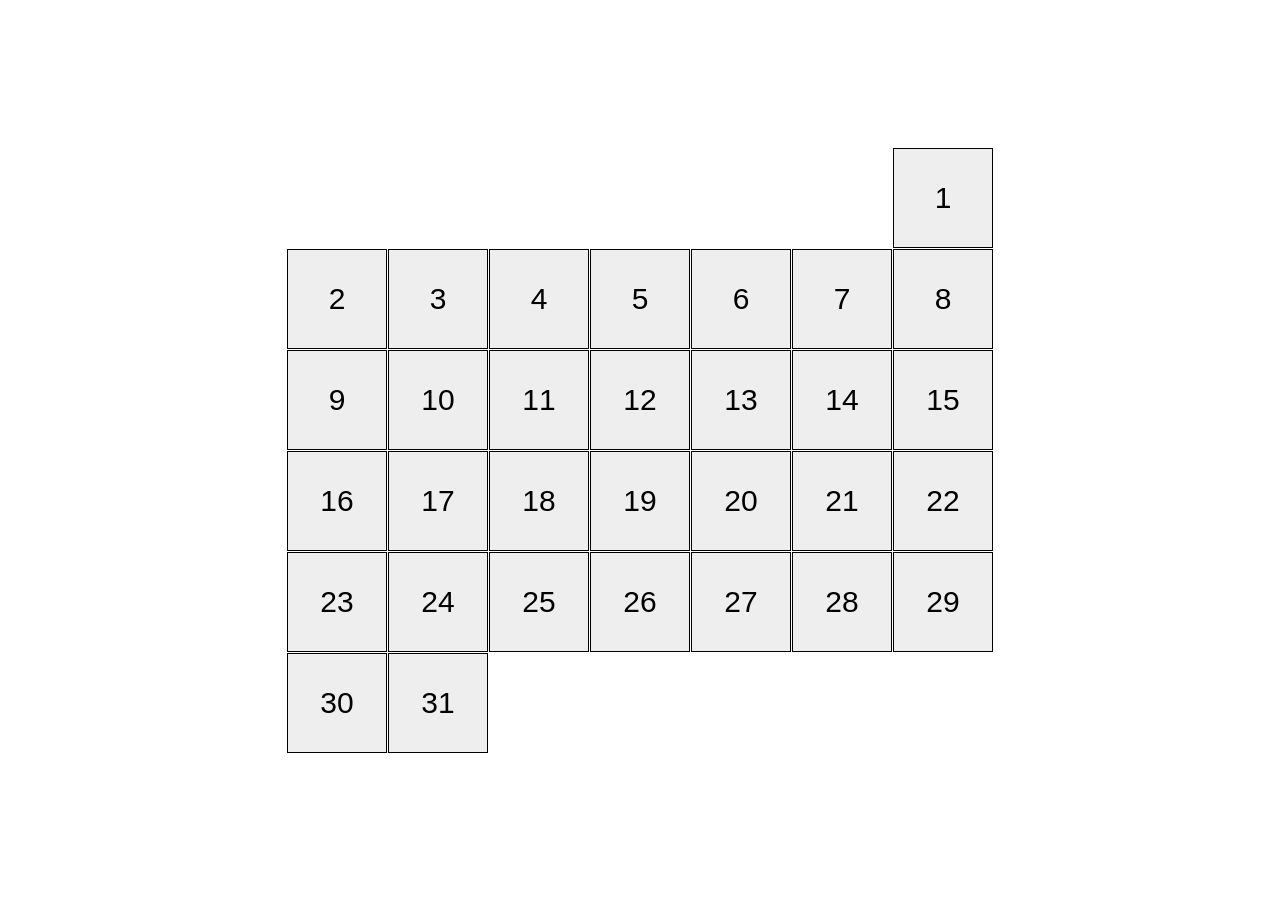
<file: index.html>
<!doctype html><html lang="en"><head><meta charset="utf-8"><meta name="viewport" content="width=device-width, initial-scale=1.0"><title>Calendar</title><link rel="stylesheet" href="index.26de35b0.css"></head><body> <main class="calendar calendar--month-length-31 calendar--start-day-sun"> <div class="calendar__day"></div> <div class="calendar__day"></div> <div class="calendar__day"></div> <div class="calendar__day"></div> <div class="calendar__day"></div> <div class="calendar__day"></div> <div class="calendar__day"></div> <div class="calendar__day"></div> <div class="calendar__day"></div> <div class="calendar__day"></div> <div class="calendar__day"></div> <div class="calendar__day"></div> <div class="calendar__day"></div> <div class="calendar__day"></div> <div class="calendar__day"></div> <div class="calendar__day"></div> <div class="calendar__day"></div> <div class="calendar__day"></div> <div class="calendar__day"></div> <div class="calendar__day"></div> <div class="calendar__day"></div> <div class="calendar__day"></div> <div class="calendar__day"></div> <div class="calendar__day"></div> <div class="calendar__day"></div> <div class="calendar__day"></div> <div class="calendar__day"></div> <div class="calendar__day"></div> <div class="calendar__day"></div> <div class="calendar__day"></div> <div class="calendar__day"></div> </main> </body></html>
</file>
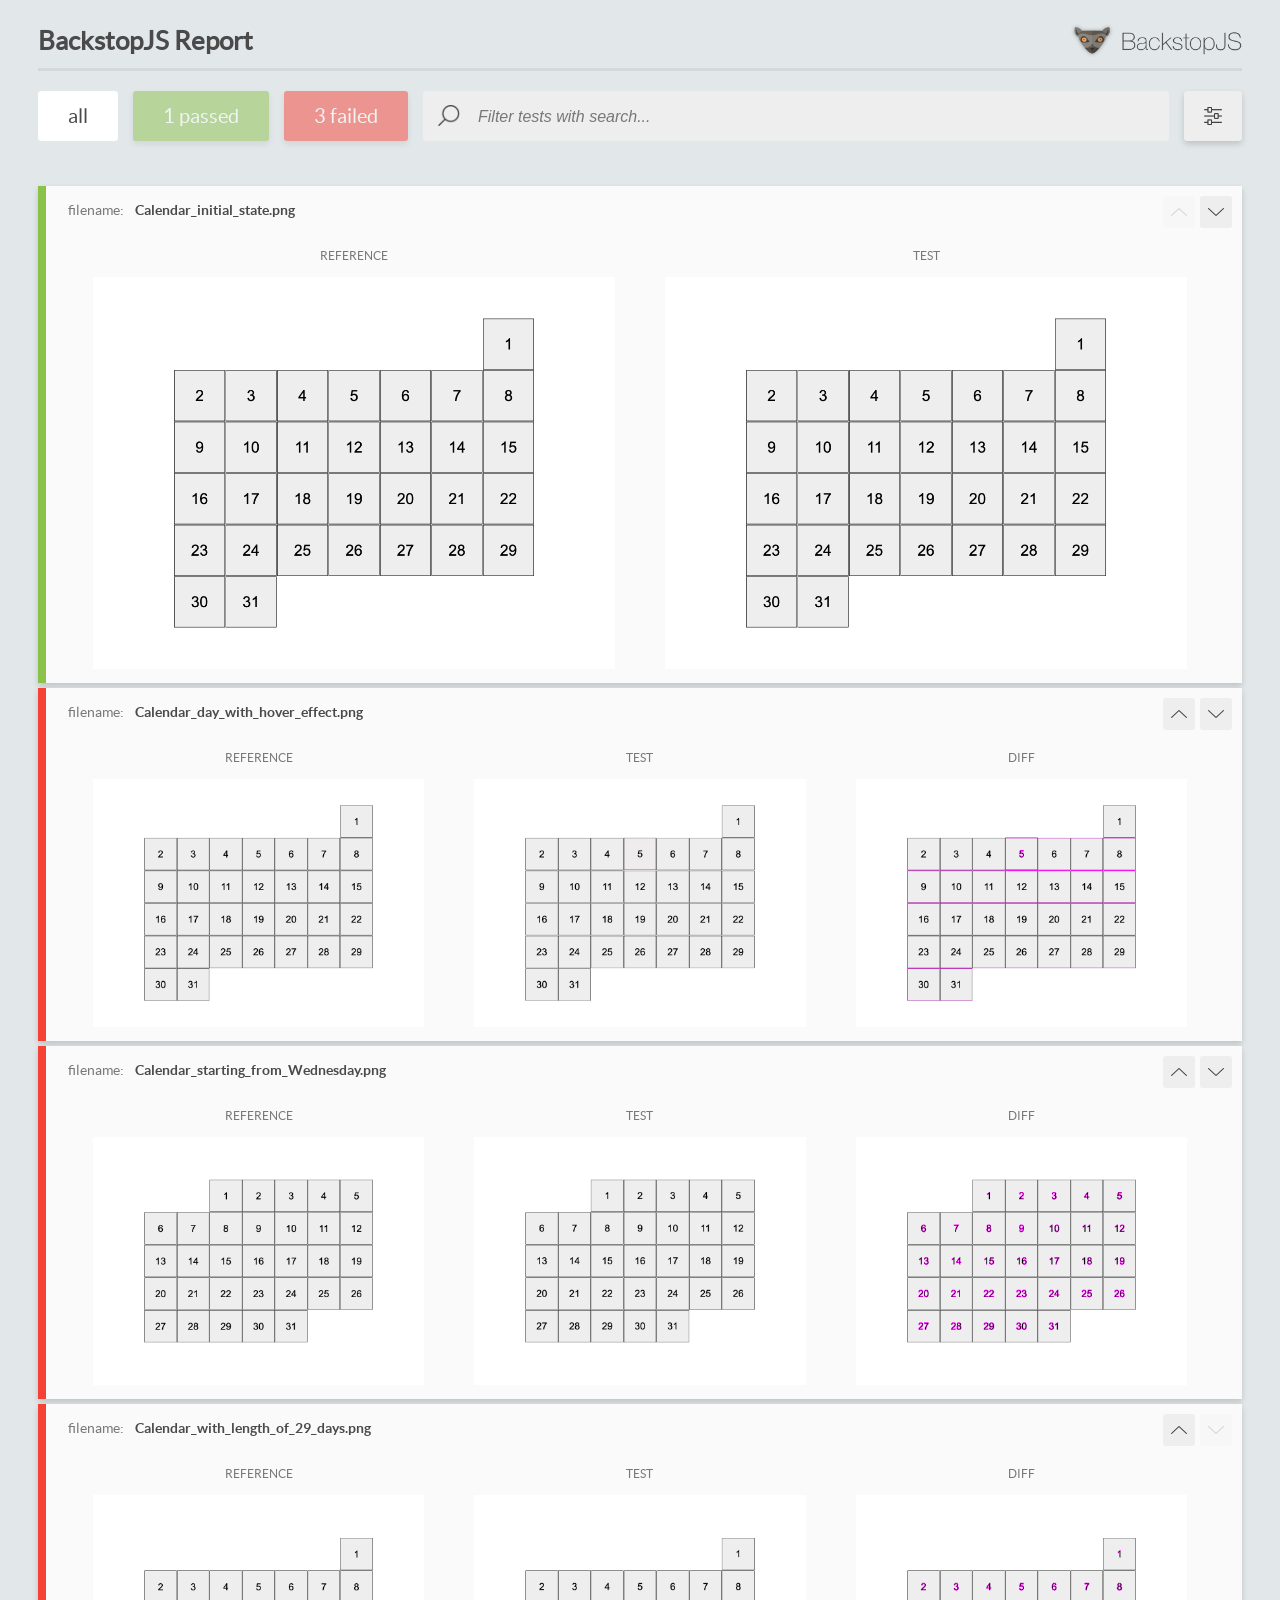
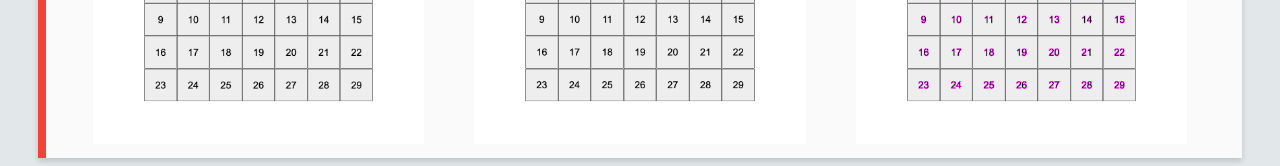
<file: report/html_report/index.html>
<!DOCTYPE html>
<html>
  <head>
    <meta charset="utf-8">
    <!-- Disable Cache -->
    <meta http-equiv="Cache-Control" content="no-cache, no-store, must-revalidate">
    <meta http-equiv="Pragma" content="no-cache">
    <meta http-equiv="Expires" content="0">

    <title>BackstopJS Report</title>

    <style>
      @font-face {
          font-family: 'latoregular';
          src: url('./assets/fonts/lato-regular-webfont.woff2') format('woff2'),
              url('./assets/fonts/lato-regular-webfont.woff') format('woff');
          font-weight: 400;
          font-style: normal;
      }
      @font-face {
          font-family: 'latobold';
          src: url('./assets/fonts/lato-bold-webfont.woff2') format('woff2'),
              url('./assets/fonts/lato-bold-webfont.woff') format('woff');
          font-weight: 700;
          font-style: normal;
      }

      .ReactModal__Body--open {
          overflow: hidden;
      }
      .ReactModal__Body--open .header {
        display: none;
      }

    </style>
  </head>
  <body style="background-color: #E2E7EA">
    <div id="root">

    </div>
    <script>
      function report (report) { // eslint-disable-line no-unused-vars
        window.tests = report;
      }
    </script>
    <script src="config.js"></script>
    <script src="index_bundle.js"></script>
  </body>
</html>
</file>
<file: index.26de35b0.css>
.calendar{box-sizing:border-box;flex-wrap:wrap;align-items:center;gap:1px;width:726px;max-width:100%;padding:10px;display:flex;overflow:hidden}.calendar__day{box-sizing:border-box;background-color:#eee;border:1px solid #000;justify-content:center;align-items:center;width:100px;height:100px;transition:all .5s;display:flex;position:relative}.calendar__day:hover{cursor:pointer;background-color:#ffbfcb;transform:translateY(-20px)}.calendar__day:first-child:before{content:"1";pointer-events:none;color:#000;font-family:Arial,Helvetica,sans-serif;font-size:30px;position:absolute}.calendar__day:nth-child(2):before{content:"2";pointer-events:none;color:#000;font-family:Arial,Helvetica,sans-serif;font-size:30px;position:absolute}.calendar__day:nth-child(3):before{content:"3";pointer-events:none;color:#000;font-family:Arial,Helvetica,sans-serif;font-size:30px;position:absolute}.calendar__day:nth-child(4):before{content:"4";pointer-events:none;color:#000;font-family:Arial,Helvetica,sans-serif;font-size:30px;position:absolute}.calendar__day:nth-child(5):before{content:"5";pointer-events:none;color:#000;font-family:Arial,Helvetica,sans-serif;font-size:30px;position:absolute}.calendar__day:nth-child(6):before{content:"6";pointer-events:none;color:#000;font-family:Arial,Helvetica,sans-serif;font-size:30px;position:absolute}.calendar__day:nth-child(7):before{content:"7";pointer-events:none;color:#000;font-family:Arial,Helvetica,sans-serif;font-size:30px;position:absolute}.calendar__day:nth-child(8):before{content:"8";pointer-events:none;color:#000;font-family:Arial,Helvetica,sans-serif;font-size:30px;position:absolute}.calendar__day:nth-child(9):before{content:"9";pointer-events:none;color:#000;font-family:Arial,Helvetica,sans-serif;font-size:30px;position:absolute}.calendar__day:nth-child(10):before{content:"10";pointer-events:none;color:#000;font-family:Arial,Helvetica,sans-serif;font-size:30px;position:absolute}.calendar__day:nth-child(11):before{content:"11";pointer-events:none;color:#000;font-family:Arial,Helvetica,sans-serif;font-size:30px;position:absolute}.calendar__day:nth-child(12):before{content:"12";pointer-events:none;color:#000;font-family:Arial,Helvetica,sans-serif;font-size:30px;position:absolute}.calendar__day:nth-child(13):before{content:"13";pointer-events:none;color:#000;font-family:Arial,Helvetica,sans-serif;font-size:30px;position:absolute}.calendar__day:nth-child(14):before{content:"14";pointer-events:none;color:#000;font-family:Arial,Helvetica,sans-serif;font-size:30px;position:absolute}.calendar__day:nth-child(15):before{content:"15";pointer-events:none;color:#000;font-family:Arial,Helvetica,sans-serif;font-size:30px;position:absolute}.calendar__day:nth-child(16):before{content:"16";pointer-events:none;color:#000;font-family:Arial,Helvetica,sans-serif;font-size:30px;position:absolute}.calendar__day:nth-child(17):before{content:"17";pointer-events:none;color:#000;font-family:Arial,Helvetica,sans-serif;font-size:30px;position:absolute}.calendar__day:nth-child(18):before{content:"18";pointer-events:none;color:#000;font-family:Arial,Helvetica,sans-serif;font-size:30px;position:absolute}.calendar__day:nth-child(19):before{content:"19";pointer-events:none;color:#000;font-family:Arial,Helvetica,sans-serif;font-size:30px;position:absolute}.calendar__day:nth-child(20):before{content:"20";pointer-events:none;color:#000;font-family:Arial,Helvetica,sans-serif;font-size:30px;position:absolute}.calendar__day:nth-child(21):before{content:"21";pointer-events:none;color:#000;font-family:Arial,Helvetica,sans-serif;font-size:30px;position:absolute}.calendar__day:nth-child(22):before{content:"22";pointer-events:none;color:#000;font-family:Arial,Helvetica,sans-serif;font-size:30px;position:absolute}.calendar__day:nth-child(23):before{content:"23";pointer-events:none;color:#000;font-family:Arial,Helvetica,sans-serif;font-size:30px;position:absolute}.calendar__day:nth-child(24):before{content:"24";pointer-events:none;color:#000;font-family:Arial,Helvetica,sans-serif;font-size:30px;position:absolute}.calendar__day:nth-child(25):before{content:"25";pointer-events:none;color:#000;font-family:Arial,Helvetica,sans-serif;font-size:30px;position:absolute}.calendar__day:nth-child(26):before{content:"26";pointer-events:none;color:#000;font-family:Arial,Helvetica,sans-serif;font-size:30px;position:absolute}.calendar__day:nth-child(27):before{content:"27";pointer-events:none;color:#000;font-family:Arial,Helvetica,sans-serif;font-size:30px;position:absolute}.calendar__day:nth-child(28):before{content:"28";pointer-events:none;color:#000;font-family:Arial,Helvetica,sans-serif;font-size:30px;position:absolute}.calendar__day:nth-child(29):before{content:"29";pointer-events:none;color:#000;font-family:Arial,Helvetica,sans-serif;font-size:30px;position:absolute}.calendar__day:nth-child(30):before{content:"30";pointer-events:none;color:#000;font-family:Arial,Helvetica,sans-serif;font-size:30px;position:absolute}.calendar__day:nth-child(31):before{content:"31";pointer-events:none;color:#000;font-family:Arial,Helvetica,sans-serif;font-size:30px;position:absolute}.calendar--start-day-mon .calendar__day:first-child{margin-left:0}.calendar--start-day-tue .calendar__day:first-child{margin-left:101px}.calendar--start-day-wed .calendar__day:first-child{margin-left:202px}.calendar--start-day-thu .calendar__day:first-child{margin-left:303px}.calendar--start-day-fri .calendar__day:first-child{margin-left:404px}.calendar--start-day-sat .calendar__day:first-child{margin-left:505px}.calendar--start-day-sun .calendar__day:first-child{margin-left:606px}.calendar--month-length-28 .calendar__day:nth-child(n+29),.calendar--month-length-29 .calendar__day:nth-child(n+30),.calendar--month-length-30 .calendar__day:nth-child(n+31),.calendar--month-length-31 .calendar__day:nth-child(n+32){display:none}body{justify-content:center;align-items:center;height:100vh;margin:0;display:flex}*{box-sizing:border-box}
/*# sourceMappingURL=index.26de35b0.css.map */
</file>
